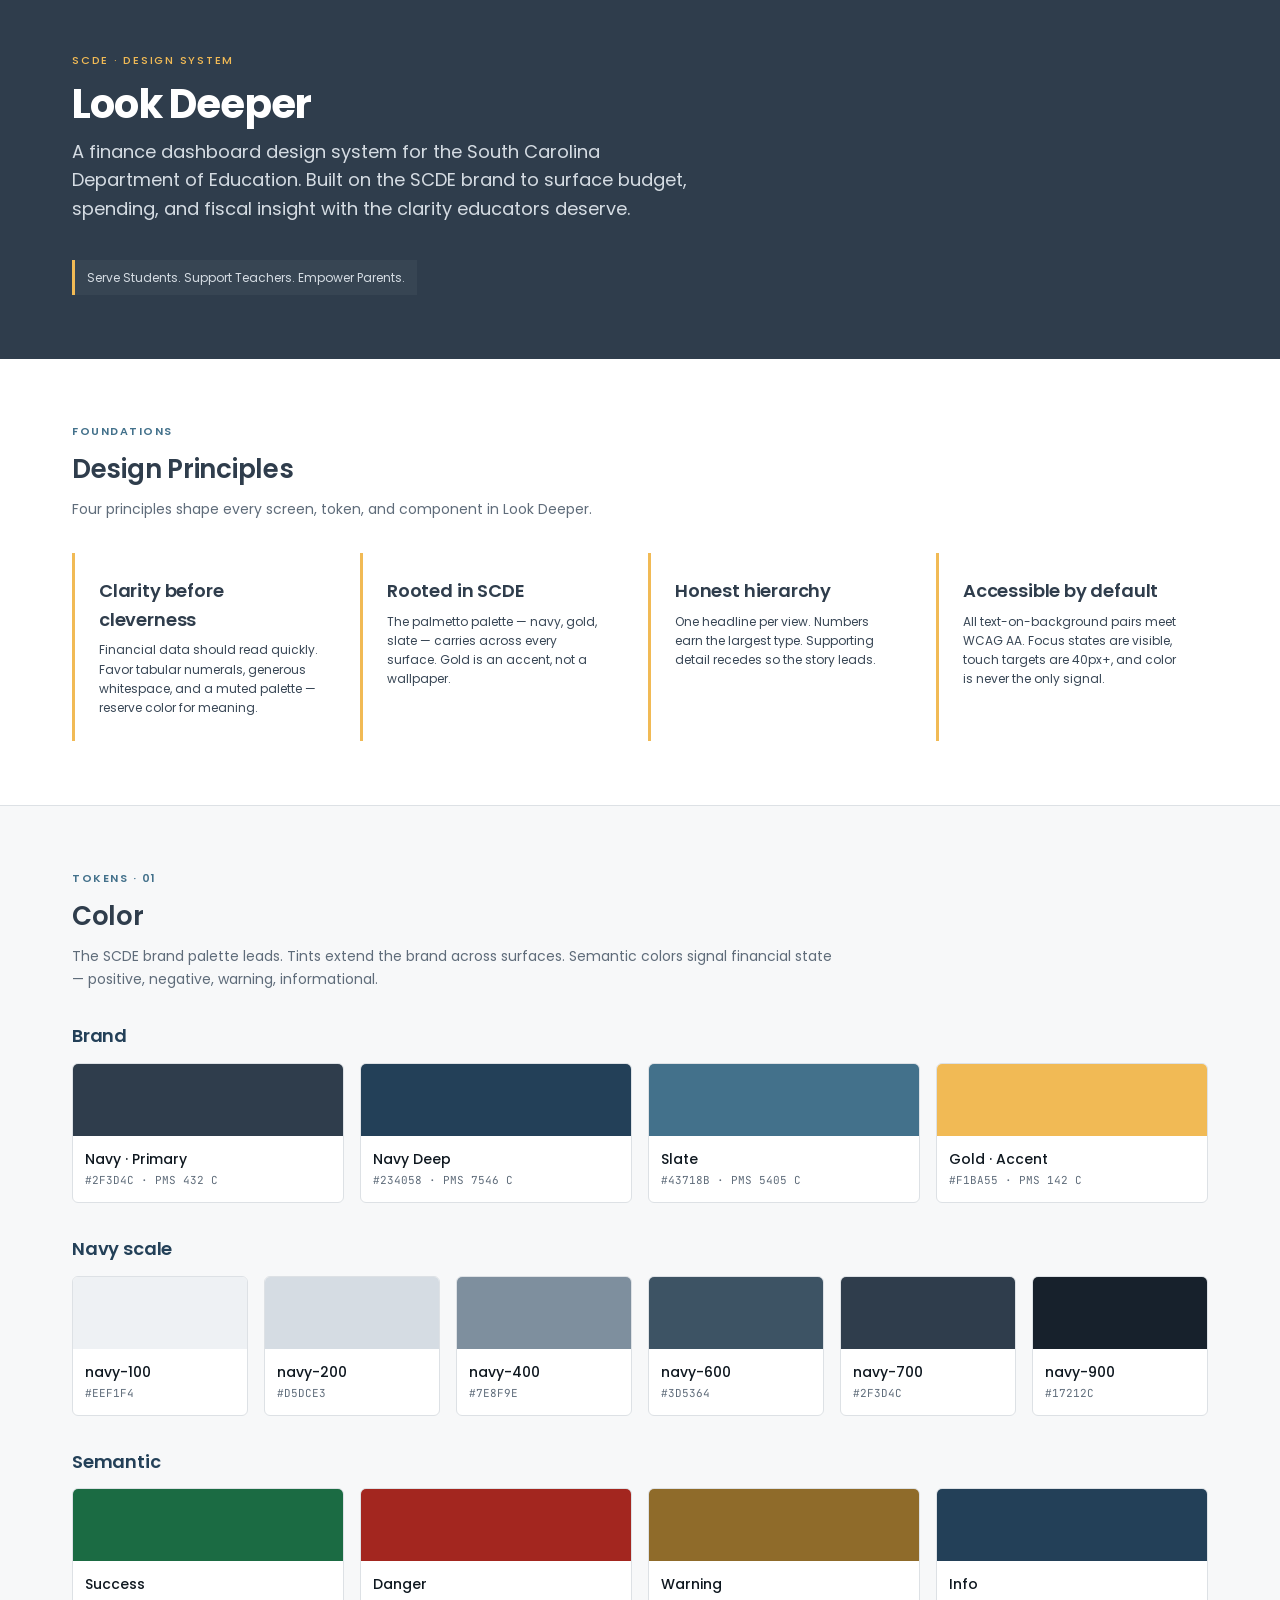
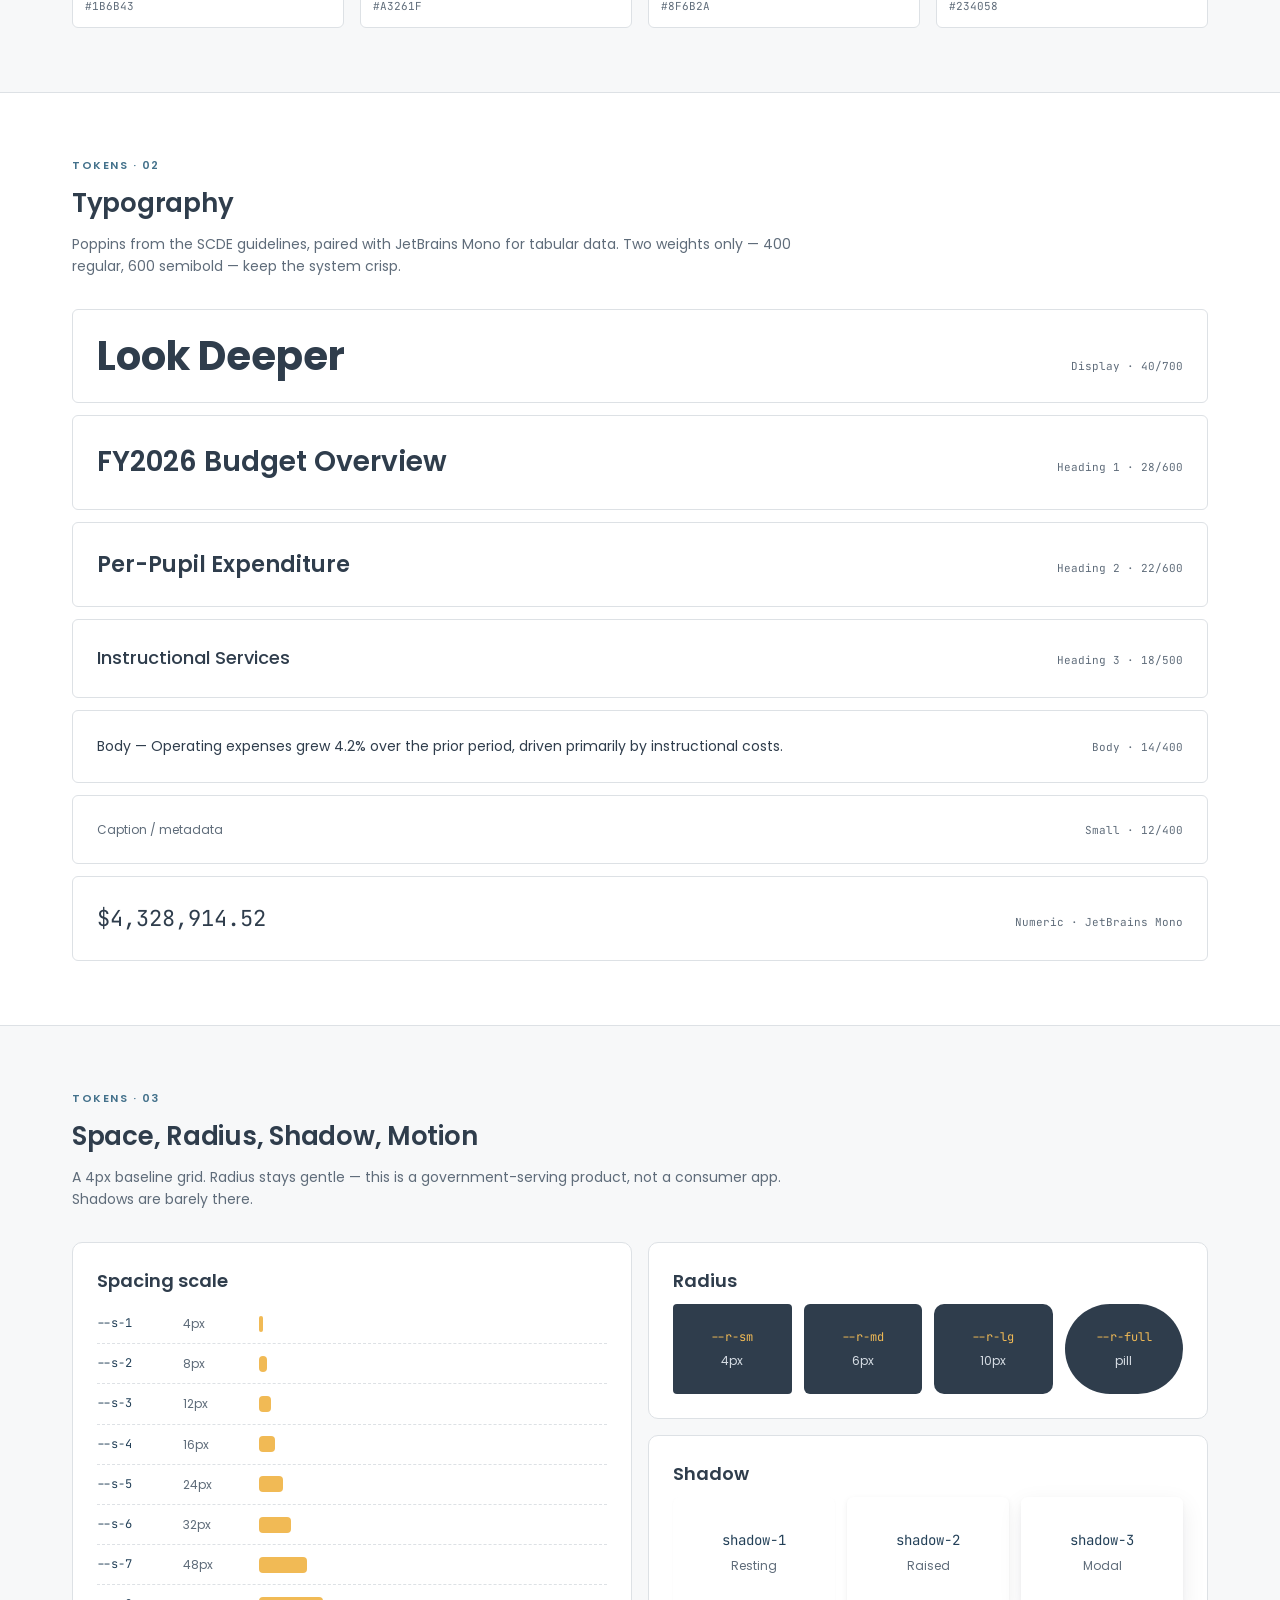
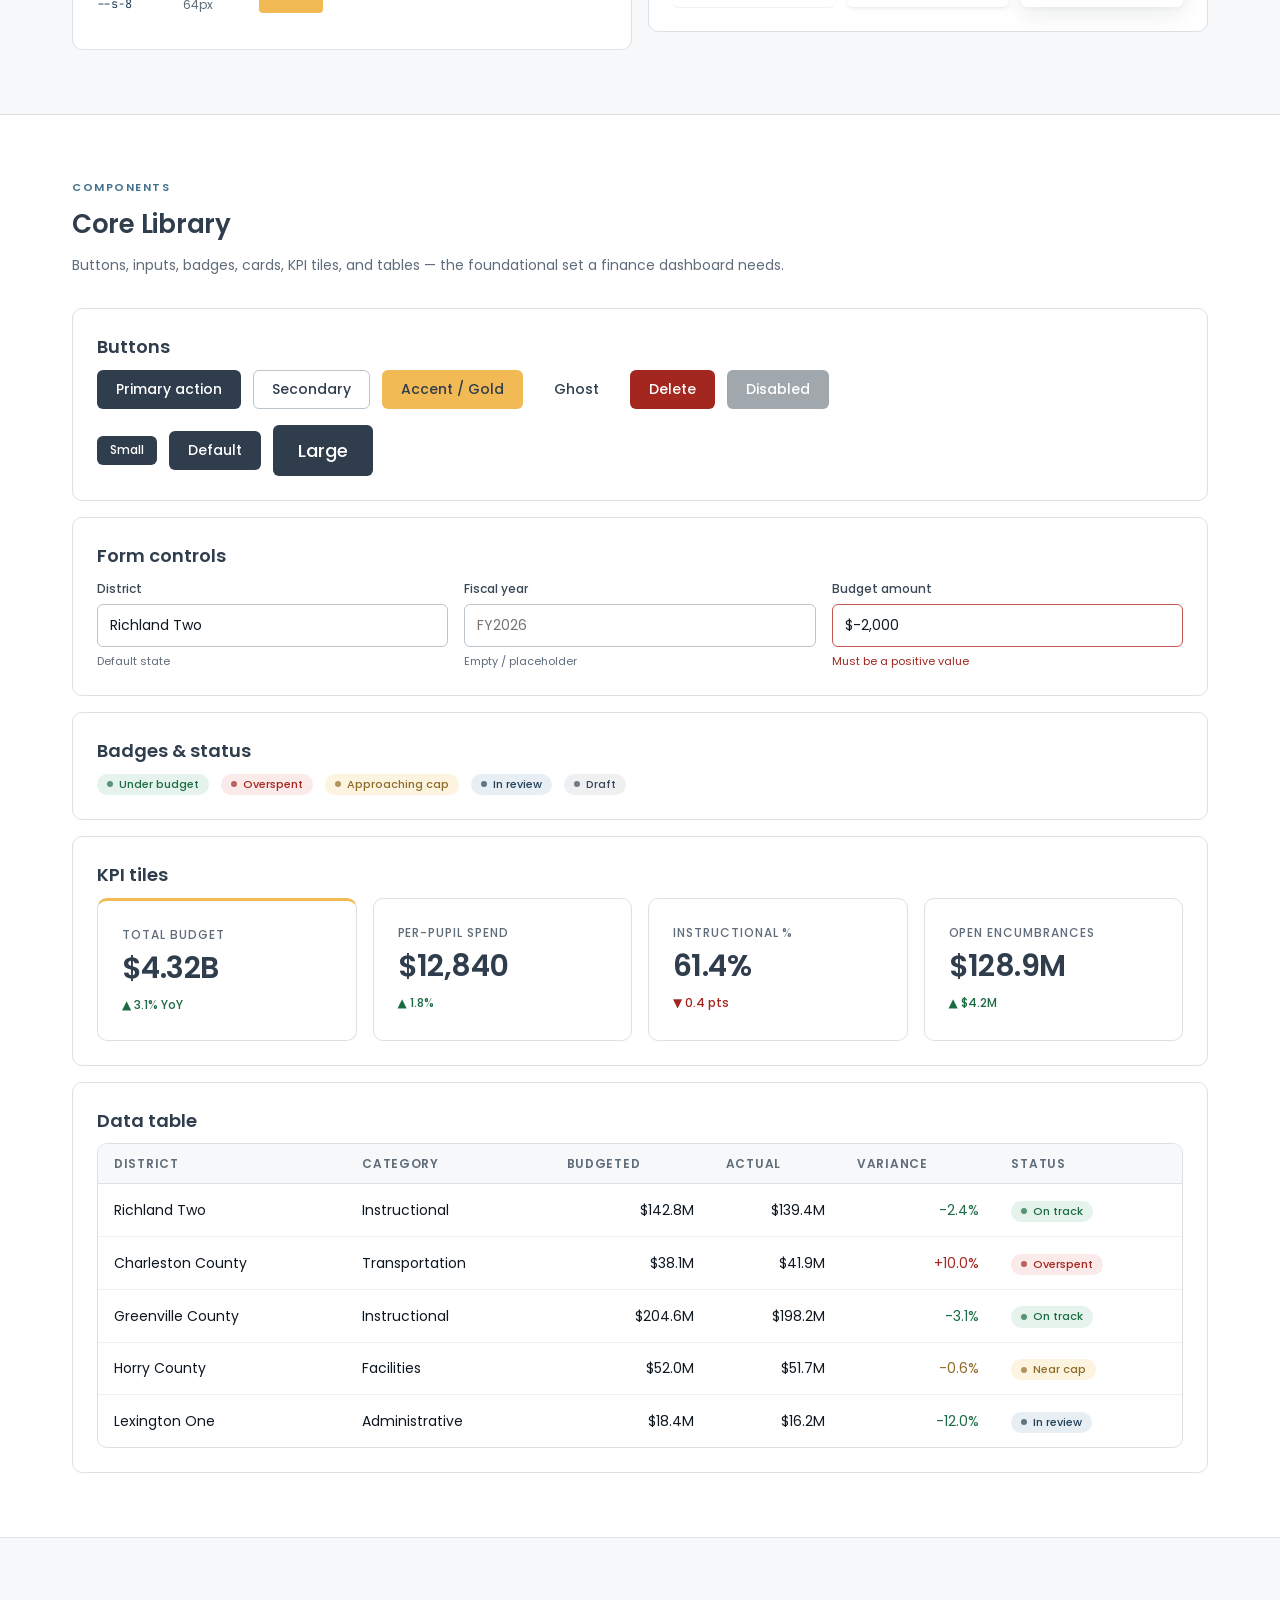
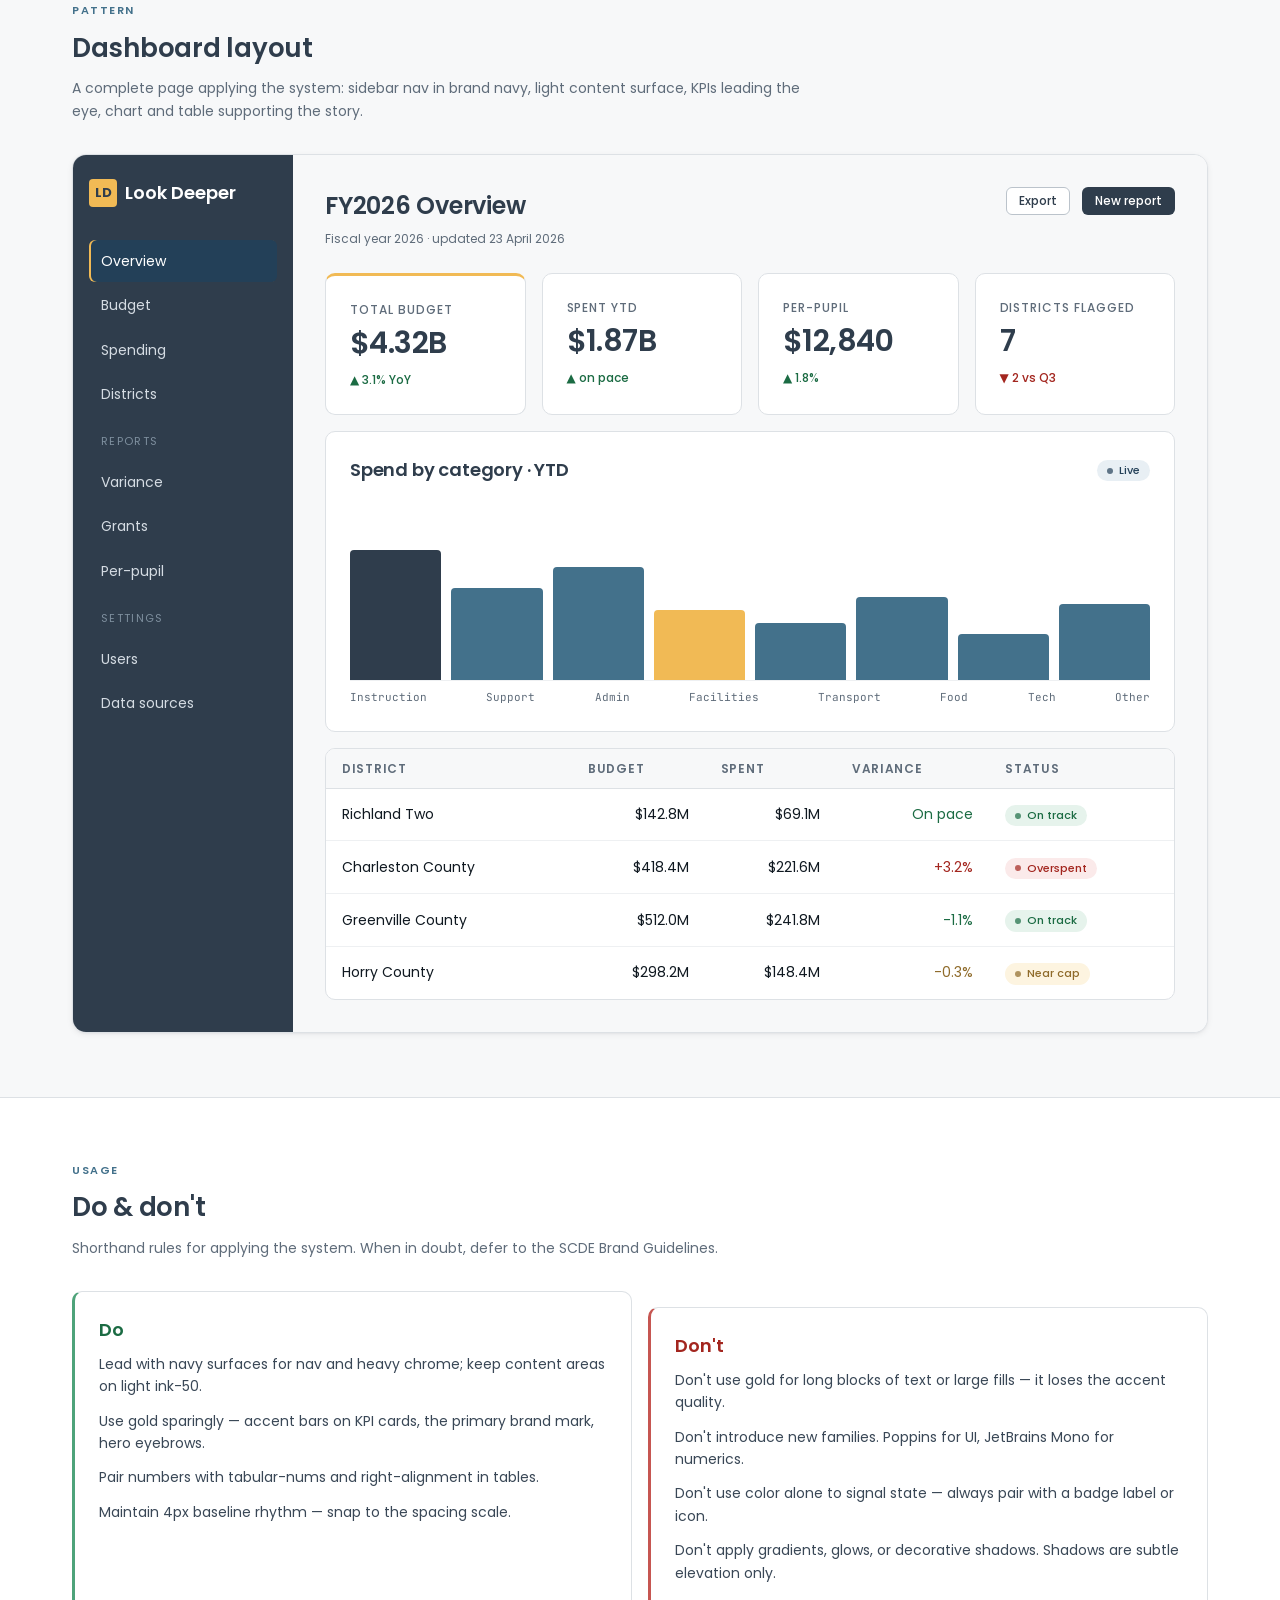
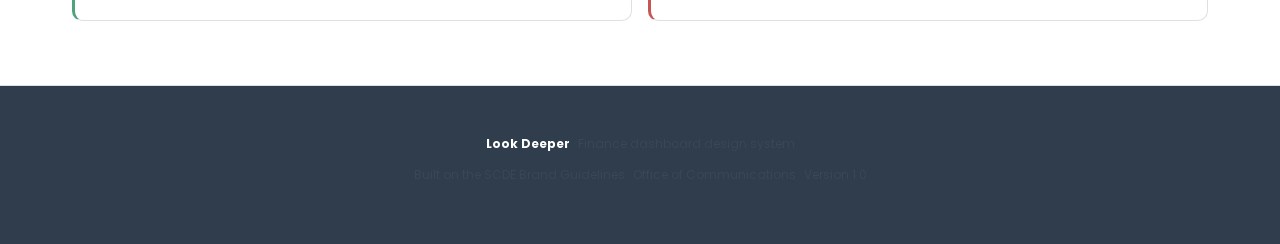
<file: docs/style/look-deeper-design-system.html>
<!DOCTYPE html>
<html lang="en">
<head>
<meta charset="UTF-8">
<meta name="viewport" content="width=device-width, initial-scale=1.0">
<title>Look Deeper — Design System</title>
<link rel="preconnect" href="https://fonts.googleapis.com">
<link rel="preconnect" href="https://fonts.gstatic.com" crossorigin>
<link href="https://fonts.googleapis.com/css2?family=Poppins:wght@400;500;600;700&family=JetBrains+Mono:wght@400;500&display=swap" rel="stylesheet">
<style>
  /* ----------  TOKENS  ---------- */
  :root {
    /* Brand — SCDE palette */
    --brand-navy:      #2F3D4C;   /* Pantone 432 C — primary */
    --brand-navy-deep: #234058;   /* Pantone 7546 C */
    --brand-slate:     #43718B;   /* Pantone 5405 C */
    --brand-gold:      #F1BA55;   /* Pantone 142 C — accent */

    /* Tints derived from brand */
    --navy-100: #eef1f4;
    --navy-200: #d5dce3;
    --navy-300: #a9b6c1;
    --navy-400: #7e8f9e;
    --navy-500: #52677c;
    --navy-600: #3d5364;
    --navy-700: #2F3D4C;
    --navy-800: #223040;
    --navy-900: #17212c;

    --gold-100: #fdf4e0;
    --gold-200: #f9e2b0;
    --gold-300: #f5d185;
    --gold-400: #f3c46b;
    --gold-500: #F1BA55;
    --gold-600: #c79842;
    --gold-700: #8f6b2a;

    /* Neutral */
    --white:    #ffffff;
    --ink-50:   #f7f8f9;
    --ink-100:  #eef0f2;
    --ink-200:  #dde1e5;
    --ink-300:  #bbc3cb;
    --ink-400:  #8a96a3;
    --ink-500:  #5f6c7a;
    --ink-700:  #394756;
    --ink-900:  #0f1820;

    /* Semantic (finance) */
    --success-bg: #e6f3ec;
    --success-fg: #1b6b43;
    --success-line: #4ea37a;

    --danger-bg: #fbeaea;
    --danger-fg: #a3261f;
    --danger-line: #c65651;

    --warning-bg: var(--gold-100);
    --warning-fg: #8f6b2a;
    --warning-line: var(--gold-500);

    --info-bg: #e8eff4;
    --info-fg: var(--brand-navy-deep);
    --info-line: var(--brand-slate);

    /* Typography */
    --font-sans: 'Poppins', system-ui, sans-serif;
    --font-mono: 'JetBrains Mono', ui-monospace, monospace;

    --text-display: 40px;
    --text-h1: 28px;
    --text-h2: 22px;
    --text-h3: 18px;
    --text-body: 14px;
    --text-small: 12px;
    --text-micro: 11px;

    /* Spacing (4px base) */
    --s-1: 4px;
    --s-2: 8px;
    --s-3: 12px;
    --s-4: 16px;
    --s-5: 24px;
    --s-6: 32px;
    --s-7: 48px;
    --s-8: 64px;

    /* Radius */
    --r-xs: 2px;
    --r-sm: 4px;
    --r-md: 6px;
    --r-lg: 10px;
    --r-xl: 14px;
    --r-full: 999px;

    /* Shadow — subtle only */
    --shadow-1: 0 1px 2px rgba(15, 24, 32, 0.04), 0 1px 1px rgba(15, 24, 32, 0.03);
    --shadow-2: 0 2px 6px rgba(15, 24, 32, 0.06), 0 1px 2px rgba(15, 24, 32, 0.04);
    --shadow-3: 0 8px 24px rgba(15, 24, 32, 0.08), 0 2px 4px rgba(15, 24, 32, 0.04);

    /* Motion */
    --ease-out: cubic-bezier(0.2, 0.8, 0.2, 1);
    --d-fast: 120ms;
    --d-med: 200ms;
    --d-slow: 320ms;
  }

  /* ----------  BASE  ---------- */
  * { box-sizing: border-box; }
  html { scroll-behavior: smooth; }
  body {
    margin: 0;
    font-family: var(--font-sans);
    font-weight: 400;
    font-size: var(--text-body);
    line-height: 1.6;
    color: var(--ink-900);
    background: var(--ink-50);
    -webkit-font-smoothing: antialiased;
  }

  h1, h2, h3, h4 { font-weight: 600; letter-spacing: -0.01em; margin: 0; color: var(--brand-navy); }
  h1 { font-size: var(--text-h1); }
  h2 { font-size: var(--text-h2); }
  h3 { font-size: var(--text-h3); }
  p { margin: 0 0 var(--s-3) 0; color: var(--ink-700); }

  code, .mono { font-family: var(--font-mono); font-size: 12px; color: var(--brand-navy-deep); }

  .wrap { max-width: 1200px; margin: 0 auto; padding: 0 var(--s-6); }

  /* ----------  TOP BANNER  ---------- */
  .banner {
    background: var(--brand-navy);
    color: var(--white);
    padding: var(--s-7) 0 var(--s-8);
  }
  .banner .eyebrow {
    display: inline-block;
    font-size: var(--text-micro);
    letter-spacing: 0.16em;
    text-transform: uppercase;
    font-weight: 500;
    color: var(--gold-500);
    margin-bottom: var(--s-3);
  }
  .banner h1 {
    font-size: var(--text-display);
    color: var(--white);
    font-weight: 700;
    letter-spacing: -0.02em;
    line-height: 1.1;
    margin-bottom: var(--s-3);
  }
  .banner .subtitle {
    font-size: var(--text-h3);
    color: var(--navy-200);
    max-width: 640px;
    font-weight: 400;
  }
  .banner .tagline {
    margin-top: var(--s-5);
    display: inline-flex;
    align-items: center;
    gap: var(--s-3);
    padding: var(--s-2) var(--s-3);
    border-left: 3px solid var(--gold-500);
    background: rgba(255,255,255,0.04);
    font-size: var(--text-small);
    color: var(--navy-200);
  }

  /* ----------  SECTION STRUCTURE  ---------- */
  section { padding: var(--s-8) 0; border-bottom: 1px solid var(--ink-200); background: var(--white); }
  section:nth-of-type(even) { background: var(--ink-50); }
  .section-head { margin-bottom: var(--s-6); max-width: 760px; }
  .section-head .label {
    font-size: var(--text-micro);
    font-weight: 600;
    text-transform: uppercase;
    letter-spacing: 0.14em;
    color: var(--brand-slate);
    margin-bottom: var(--s-2);
  }
  .section-head h2 { font-size: 26px; margin-bottom: var(--s-2); }
  .section-head p { color: var(--ink-500); }

  /* ----------  GRID HELPERS  ---------- */
  .grid { display: grid; gap: var(--s-4); }
  .g-2 { grid-template-columns: repeat(2, 1fr); }
  .g-3 { grid-template-columns: repeat(3, 1fr); }
  .g-4 { grid-template-columns: repeat(4, 1fr); }
  .g-6 { grid-template-columns: repeat(6, 1fr); }
  @media (max-width: 800px) {
    .g-3, .g-4, .g-6 { grid-template-columns: repeat(2, 1fr); }
  }

  /* ----------  COLOR SWATCHES  ---------- */
  .swatch {
    border: 1px solid var(--ink-200);
    border-radius: var(--r-md);
    overflow: hidden;
    background: var(--white);
  }
  .swatch .chip { height: 72px; }
  .swatch .meta { padding: var(--s-3); }
  .swatch .name { font-weight: 500; font-size: var(--text-body); color: var(--ink-900); margin-bottom: 2px; }
  .swatch .hex { font-family: var(--font-mono); font-size: 11px; color: var(--ink-500); }

  /* ----------  TYPE SPECIMENS  ---------- */
  .type-spec {
    background: var(--white);
    border: 1px solid var(--ink-200);
    border-radius: var(--r-md);
    padding: var(--s-5);
    display: flex;
    justify-content: space-between;
    align-items: baseline;
    gap: var(--s-5);
  }
  .type-spec .sample { color: var(--brand-navy); flex: 1; min-width: 0; }
  .type-spec .info { font-size: var(--text-micro); color: var(--ink-500); text-align: right; font-family: var(--font-mono); flex-shrink: 0; }

  /* ----------  COMPONENTS  ---------- */
  /* Buttons */
  .btn {
    display: inline-flex;
    align-items: center;
    justify-content: center;
    gap: var(--s-2);
    padding: 10px 18px;
    font-family: var(--font-sans);
    font-size: var(--text-body);
    font-weight: 500;
    border-radius: var(--r-md);
    border: 1px solid transparent;
    cursor: pointer;
    transition: all var(--d-fast) var(--ease-out);
    line-height: 1.2;
  }
  .btn-primary { background: var(--brand-navy); color: var(--white); }
  .btn-primary:hover { background: var(--brand-navy-deep); }
  .btn-secondary { background: var(--white); color: var(--brand-navy); border-color: var(--ink-300); }
  .btn-secondary:hover { border-color: var(--brand-navy); background: var(--navy-100); }
  .btn-accent { background: var(--brand-gold); color: var(--brand-navy); }
  .btn-accent:hover { background: var(--gold-600); color: var(--white); }
  .btn-ghost { background: transparent; color: var(--brand-navy); }
  .btn-ghost:hover { background: var(--navy-100); }
  .btn-danger { background: var(--danger-fg); color: var(--white); }
  .btn-danger:hover { filter: brightness(0.92); }
  .btn-sm { padding: 6px 12px; font-size: var(--text-small); }
  .btn-lg { padding: 14px 24px; font-size: var(--text-h3); }
  .btn:disabled { opacity: 0.45; cursor: not-allowed; }

  /* Inputs */
  .field { display: flex; flex-direction: column; gap: 6px; }
  .field label { font-size: var(--text-small); font-weight: 500; color: var(--ink-700); }
  .input {
    font-family: var(--font-sans);
    font-size: var(--text-body);
    padding: 10px 12px;
    border: 1px solid var(--ink-300);
    border-radius: var(--r-md);
    background: var(--white);
    color: var(--ink-900);
    transition: border-color var(--d-fast) var(--ease-out), box-shadow var(--d-fast);
  }
  .input:focus { outline: none; border-color: var(--brand-slate); box-shadow: 0 0 0 3px rgba(67, 113, 139, 0.18); }
  .input.error { border-color: var(--danger-line); }
  .hint { font-size: var(--text-micro); color: var(--ink-500); }
  .hint.error { color: var(--danger-fg); }

  /* Badges */
  .badge {
    display: inline-flex;
    align-items: center;
    gap: 6px;
    padding: 3px 10px;
    font-size: var(--text-micro);
    font-weight: 500;
    border-radius: var(--r-full);
    line-height: 1.4;
  }
  .badge::before { content: ''; width: 6px; height: 6px; border-radius: 50%; background: currentColor; opacity: 0.7; }
  .badge-success { background: var(--success-bg); color: var(--success-fg); }
  .badge-danger { background: var(--danger-bg); color: var(--danger-fg); }
  .badge-warning { background: var(--warning-bg); color: var(--warning-fg); }
  .badge-info { background: var(--info-bg); color: var(--info-fg); }
  .badge-neutral { background: var(--ink-100); color: var(--ink-700); }

  /* Cards */
  .card {
    background: var(--white);
    border: 1px solid var(--ink-200);
    border-radius: var(--r-lg);
    padding: var(--s-5);
  }
  .card + .card { margin-top: var(--s-4); }
  .card-title { font-weight: 600; color: var(--brand-navy); margin-bottom: var(--s-2); font-size: var(--text-h3); }

  /* KPI Tile */
  .kpi {
    background: var(--white);
    border: 1px solid var(--ink-200);
    border-radius: var(--r-lg);
    padding: var(--s-5);
    position: relative;
    overflow: hidden;
  }
  .kpi .kpi-label {
    font-size: var(--text-small);
    color: var(--ink-500);
    text-transform: uppercase;
    letter-spacing: 0.08em;
    font-weight: 500;
    margin-bottom: var(--s-2);
  }
  .kpi .kpi-value {
    font-size: 30px;
    font-weight: 600;
    color: var(--brand-navy);
    letter-spacing: -0.02em;
    font-variant-numeric: tabular-nums;
    line-height: 1.1;
    margin-bottom: var(--s-2);
  }
  .kpi .kpi-delta { font-size: var(--text-small); font-weight: 500; display: inline-flex; align-items: center; gap: 4px; }
  .kpi .kpi-delta.up { color: var(--success-fg); }
  .kpi .kpi-delta.down { color: var(--danger-fg); }
  .kpi.accent { border-top: 3px solid var(--brand-gold); }

  /* Table */
  .table-wrap { border: 1px solid var(--ink-200); border-radius: var(--r-lg); overflow: hidden; background: var(--white); }
  table.data { width: 100%; border-collapse: collapse; font-size: var(--text-body); }
  table.data th {
    text-align: left;
    font-size: var(--text-small);
    text-transform: uppercase;
    letter-spacing: 0.06em;
    font-weight: 600;
    color: var(--ink-500);
    padding: 10px 16px;
    border-bottom: 1px solid var(--ink-200);
    background: var(--ink-50);
  }
  table.data td {
    padding: 14px 16px;
    border-bottom: 1px solid var(--ink-100);
    color: var(--ink-900);
  }
  table.data tr:last-child td { border-bottom: none; }
  table.data td.num { font-variant-numeric: tabular-nums; text-align: right; }
  table.data tr:hover td { background: var(--ink-50); }

  /* ----------  DASHBOARD DEMO  ---------- */
  .dash {
    background: var(--white);
    border: 1px solid var(--ink-200);
    border-radius: var(--r-xl);
    overflow: hidden;
    display: grid;
    grid-template-columns: 220px 1fr;
    min-height: 560px;
    box-shadow: var(--shadow-2);
  }
  .dash-side {
    background: var(--brand-navy);
    color: var(--navy-200);
    padding: var(--s-5) var(--s-4);
  }
  .dash-brand {
    display: flex; align-items: center; gap: var(--s-2);
    color: var(--white);
    font-weight: 600;
    font-size: var(--text-h3);
    margin-bottom: var(--s-6);
  }
  .dash-brand .mark {
    width: 28px; height: 28px; border-radius: var(--r-sm);
    background: var(--brand-gold);
    display: grid; place-items: center;
    color: var(--brand-navy);
    font-weight: 700; font-size: 13px;
  }
  .dash-nav { display: flex; flex-direction: column; gap: 2px; }
  .dash-nav a {
    display: flex; align-items: center; gap: var(--s-3);
    padding: 10px 12px;
    border-radius: var(--r-md);
    color: var(--navy-200);
    text-decoration: none;
    font-size: var(--text-body);
    transition: background var(--d-fast);
  }
  .dash-nav a:hover { background: rgba(255,255,255,0.06); color: var(--white); }
  .dash-nav a.active { background: var(--brand-navy-deep); color: var(--white); box-shadow: inset 2px 0 0 var(--brand-gold); }
  .dash-nav .group {
    font-size: var(--text-micro);
    text-transform: uppercase;
    letter-spacing: 0.12em;
    color: var(--navy-400);
    padding: var(--s-4) 12px var(--s-2);
  }
  .dash-main { padding: var(--s-6); background: var(--ink-50); overflow: auto; }
  .dash-top {
    display: flex; justify-content: space-between; align-items: flex-start;
    margin-bottom: var(--s-5);
  }
  .dash-top h2 { font-size: 24px; margin-bottom: 4px; }
  .dash-top .sub { font-size: var(--text-small); color: var(--ink-500); }

  /* Chart mock */
  .chart {
    background: var(--white);
    border: 1px solid var(--ink-200);
    border-radius: var(--r-lg);
    padding: var(--s-5);
    margin-bottom: var(--s-4);
  }
  .chart-head { display: flex; justify-content: space-between; align-items: center; margin-bottom: var(--s-4); }
  .chart-head h3 { font-size: var(--text-h3); }
  .chart-body { height: 180px; display: flex; align-items: flex-end; gap: 10px; padding-top: 20px; border-bottom: 1px solid var(--ink-100); }
  .bar { flex: 1; background: var(--brand-slate); border-radius: var(--r-sm) var(--r-sm) 0 0; position: relative; }
  .bar.hi { background: var(--brand-navy); }
  .bar.accent { background: var(--brand-gold); }
  .chart-x { display: flex; justify-content: space-between; padding-top: var(--s-2); font-size: var(--text-micro); color: var(--ink-500); font-family: var(--font-mono); }

  /* Principles */
  .principle {
    padding: var(--s-5);
    border-left: 3px solid var(--brand-gold);
    background: var(--white);
    border-radius: 0 var(--r-md) var(--r-md) 0;
  }
  .principle h4 { margin-bottom: 6px; color: var(--brand-navy); font-size: var(--text-h3); }
  .principle p { margin: 0; font-size: var(--text-small); color: var(--ink-700); }

  /* Spacing viz */
  .space-row { display: flex; align-items: center; gap: var(--s-4); padding: 10px 0; border-bottom: 1px dashed var(--ink-200); }
  .space-row:last-child { border-bottom: none; }
  .space-row .bar-viz { background: var(--brand-gold); height: 16px; border-radius: var(--r-sm); }
  .space-row .token-name { font-family: var(--font-mono); font-size: 12px; color: var(--brand-navy-deep); min-width: 70px; }
  .space-row .value { font-size: var(--text-small); color: var(--ink-500); min-width: 60px; }

  /* Radius viz */
  .radius-tile {
    background: var(--brand-navy);
    color: var(--white);
    padding: var(--s-5);
    text-align: center;
  }
  .radius-tile .rname { font-family: var(--font-mono); font-size: 12px; color: var(--gold-500); margin-bottom: 4px; }
  .radius-tile .rval { font-size: var(--text-small); color: var(--navy-200); }

  /* Shadow viz */
  .shadow-tile {
    background: var(--white);
    padding: var(--s-6) var(--s-5);
    border-radius: var(--r-md);
    text-align: center;
    font-size: var(--text-small);
    color: var(--ink-500);
  }
  .shadow-tile .name { font-family: var(--font-mono); color: var(--brand-navy-deep); margin-bottom: 4px; font-size: var(--text-body); }

  /* Footer */
  .footer {
    background: var(--brand-navy);
    color: var(--navy-300);
    padding: var(--s-7) 0;
    text-align: center;
    font-size: var(--text-small);
  }
  .footer strong { color: var(--white); }
</style>
</head>
<body>

<!--  BANNER  -->
<div class="banner">
  <div class="wrap">
    <span class="eyebrow">SCDE · Design System</span>
    <h1>Look Deeper</h1>
    <p class="subtitle">A finance dashboard design system for the South Carolina Department of Education. Built on the SCDE brand to surface budget, spending, and fiscal insight with the clarity educators deserve.</p>
    <div class="tagline">
      <span>Serve Students. Support Teachers. Empower Parents.</span>
    </div>
  </div>
</div>

<!--  PRINCIPLES  -->
<section>
  <div class="wrap">
    <div class="section-head">
      <div class="label">Foundations</div>
      <h2>Design Principles</h2>
      <p>Four principles shape every screen, token, and component in Look Deeper.</p>
    </div>
    <div class="grid g-4">
      <div class="principle">
        <h4>Clarity before cleverness</h4>
        <p>Financial data should read quickly. Favor tabular numerals, generous whitespace, and a muted palette — reserve color for meaning.</p>
      </div>
      <div class="principle">
        <h4>Rooted in SCDE</h4>
        <p>The palmetto palette — navy, gold, slate — carries across every surface. Gold is an accent, not a wallpaper.</p>
      </div>
      <div class="principle">
        <h4>Honest hierarchy</h4>
        <p>One headline per view. Numbers earn the largest type. Supporting detail recedes so the story leads.</p>
      </div>
      <div class="principle">
        <h4>Accessible by default</h4>
        <p>All text-on-background pairs meet WCAG AA. Focus states are visible, touch targets are 40px+, and color is never the only signal.</p>
      </div>
    </div>
  </div>
</section>

<!--  COLOR  -->
<section>
  <div class="wrap">
    <div class="section-head">
      <div class="label">Tokens · 01</div>
      <h2>Color</h2>
      <p>The SCDE brand palette leads. Tints extend the brand across surfaces. Semantic colors signal financial state — positive, negative, warning, informational.</p>
    </div>

    <h3 style="margin-bottom: var(--s-3); color: var(--brand-navy-deep);">Brand</h3>
    <div class="grid g-4" style="margin-bottom: var(--s-6);">
      <div class="swatch">
        <div class="chip" style="background: var(--brand-navy);"></div>
        <div class="meta"><div class="name">Navy · Primary</div><div class="hex">#2F3D4C · PMS 432 C</div></div>
      </div>
      <div class="swatch">
        <div class="chip" style="background: var(--brand-navy-deep);"></div>
        <div class="meta"><div class="name">Navy Deep</div><div class="hex">#234058 · PMS 7546 C</div></div>
      </div>
      <div class="swatch">
        <div class="chip" style="background: var(--brand-slate);"></div>
        <div class="meta"><div class="name">Slate</div><div class="hex">#43718B · PMS 5405 C</div></div>
      </div>
      <div class="swatch">
        <div class="chip" style="background: var(--brand-gold);"></div>
        <div class="meta"><div class="name">Gold · Accent</div><div class="hex">#F1BA55 · PMS 142 C</div></div>
      </div>
    </div>

    <h3 style="margin-bottom: var(--s-3); color: var(--brand-navy-deep);">Navy scale</h3>
    <div class="grid g-6" style="margin-bottom: var(--s-6);">
      <div class="swatch"><div class="chip" style="background: var(--navy-100);"></div><div class="meta"><div class="name">navy-100</div><div class="hex">#EEF1F4</div></div></div>
      <div class="swatch"><div class="chip" style="background: var(--navy-200);"></div><div class="meta"><div class="name">navy-200</div><div class="hex">#D5DCE3</div></div></div>
      <div class="swatch"><div class="chip" style="background: var(--navy-400);"></div><div class="meta"><div class="name">navy-400</div><div class="hex">#7E8F9E</div></div></div>
      <div class="swatch"><div class="chip" style="background: var(--navy-600);"></div><div class="meta"><div class="name">navy-600</div><div class="hex">#3D5364</div></div></div>
      <div class="swatch"><div class="chip" style="background: var(--navy-700);"></div><div class="meta"><div class="name">navy-700</div><div class="hex">#2F3D4C</div></div></div>
      <div class="swatch"><div class="chip" style="background: var(--navy-900);"></div><div class="meta"><div class="name">navy-900</div><div class="hex">#17212C</div></div></div>
    </div>

    <h3 style="margin-bottom: var(--s-3); color: var(--brand-navy-deep);">Semantic</h3>
    <div class="grid g-4">
      <div class="swatch"><div class="chip" style="background: var(--success-fg);"></div><div class="meta"><div class="name">Success</div><div class="hex">#1B6B43</div></div></div>
      <div class="swatch"><div class="chip" style="background: var(--danger-fg);"></div><div class="meta"><div class="name">Danger</div><div class="hex">#A3261F</div></div></div>
      <div class="swatch"><div class="chip" style="background: var(--warning-fg);"></div><div class="meta"><div class="name">Warning</div><div class="hex">#8F6B2A</div></div></div>
      <div class="swatch"><div class="chip" style="background: var(--info-fg);"></div><div class="meta"><div class="name">Info</div><div class="hex">#234058</div></div></div>
    </div>
  </div>
</section>

<!--  TYPOGRAPHY  -->
<section>
  <div class="wrap">
    <div class="section-head">
      <div class="label">Tokens · 02</div>
      <h2>Typography</h2>
      <p>Poppins from the SCDE guidelines, paired with JetBrains Mono for tabular data. Two weights only — 400 regular, 600 semibold — keep the system crisp.</p>
    </div>
    <div style="display:flex; flex-direction:column; gap: var(--s-3);">
      <div class="type-spec">
        <div class="sample" style="font-size: 40px; font-weight: 700; line-height: 1.1;">Look Deeper</div>
        <div class="info">Display · 40/700</div>
      </div>
      <div class="type-spec">
        <div class="sample" style="font-size: 28px; font-weight: 600;">FY2026 Budget Overview</div>
        <div class="info">Heading 1 · 28/600</div>
      </div>
      <div class="type-spec">
        <div class="sample" style="font-size: 22px; font-weight: 600;">Per-Pupil Expenditure</div>
        <div class="info">Heading 2 · 22/600</div>
      </div>
      <div class="type-spec">
        <div class="sample" style="font-size: 18px; font-weight: 500;">Instructional Services</div>
        <div class="info">Heading 3 · 18/500</div>
      </div>
      <div class="type-spec">
        <div class="sample" style="font-size: 14px; font-weight: 400;">Body — Operating expenses grew 4.2% over the prior period, driven primarily by instructional costs.</div>
        <div class="info">Body · 14/400</div>
      </div>
      <div class="type-spec">
        <div class="sample" style="font-size: 12px; font-weight: 400; color: var(--ink-500);">Caption / metadata</div>
        <div class="info">Small · 12/400</div>
      </div>
      <div class="type-spec">
        <div class="sample mono" style="font-size: 22px; font-variant-numeric: tabular-nums;">$4,328,914.52</div>
        <div class="info">Numeric · JetBrains Mono</div>
      </div>
    </div>
  </div>
</section>

<!--  SPACING / RADIUS / SHADOW  -->
<section>
  <div class="wrap">
    <div class="section-head">
      <div class="label">Tokens · 03</div>
      <h2>Space, Radius, Shadow, Motion</h2>
      <p>A 4px baseline grid. Radius stays gentle — this is a government-serving product, not a consumer app. Shadows are barely there.</p>
    </div>

    <div class="grid g-2">
      <div class="card">
        <div class="card-title">Spacing scale</div>
        <div class="space-row"><span class="token-name">--s-1</span><span class="value">4px</span><span class="bar-viz" style="width: 4px;"></span></div>
        <div class="space-row"><span class="token-name">--s-2</span><span class="value">8px</span><span class="bar-viz" style="width: 8px;"></span></div>
        <div class="space-row"><span class="token-name">--s-3</span><span class="value">12px</span><span class="bar-viz" style="width: 12px;"></span></div>
        <div class="space-row"><span class="token-name">--s-4</span><span class="value">16px</span><span class="bar-viz" style="width: 16px;"></span></div>
        <div class="space-row"><span class="token-name">--s-5</span><span class="value">24px</span><span class="bar-viz" style="width: 24px;"></span></div>
        <div class="space-row"><span class="token-name">--s-6</span><span class="value">32px</span><span class="bar-viz" style="width: 32px;"></span></div>
        <div class="space-row"><span class="token-name">--s-7</span><span class="value">48px</span><span class="bar-viz" style="width: 48px;"></span></div>
        <div class="space-row"><span class="token-name">--s-8</span><span class="value">64px</span><span class="bar-viz" style="width: 64px;"></span></div>
      </div>

      <div>
        <div class="card" style="margin-bottom: var(--s-4);">
          <div class="card-title">Radius</div>
          <div class="grid g-4" style="gap: var(--s-3);">
            <div class="radius-tile" style="border-radius: var(--r-sm);"><div class="rname">--r-sm</div><div class="rval">4px</div></div>
            <div class="radius-tile" style="border-radius: var(--r-md);"><div class="rname">--r-md</div><div class="rval">6px</div></div>
            <div class="radius-tile" style="border-radius: var(--r-lg);"><div class="rname">--r-lg</div><div class="rval">10px</div></div>
            <div class="radius-tile" style="border-radius: var(--r-full);"><div class="rname">--r-full</div><div class="rval">pill</div></div>
          </div>
        </div>

        <div class="card">
          <div class="card-title">Shadow</div>
          <div class="grid g-3" style="gap: var(--s-3);">
            <div class="shadow-tile" style="box-shadow: var(--shadow-1);"><div class="name">shadow-1</div>Resting</div>
            <div class="shadow-tile" style="box-shadow: var(--shadow-2);"><div class="name">shadow-2</div>Raised</div>
            <div class="shadow-tile" style="box-shadow: var(--shadow-3);"><div class="name">shadow-3</div>Modal</div>
          </div>
        </div>
      </div>
    </div>
  </div>
</section>

<!--  COMPONENTS  -->
<section>
  <div class="wrap">
    <div class="section-head">
      <div class="label">Components</div>
      <h2>Core Library</h2>
      <p>Buttons, inputs, badges, cards, KPI tiles, and tables — the foundational set a finance dashboard needs.</p>
    </div>

    <!-- Buttons -->
    <div class="card">
      <div class="card-title">Buttons</div>
      <div style="display:flex; gap: var(--s-3); flex-wrap: wrap; margin-bottom: var(--s-4);">
        <button class="btn btn-primary">Primary action</button>
        <button class="btn btn-secondary">Secondary</button>
        <button class="btn btn-accent">Accent / Gold</button>
        <button class="btn btn-ghost">Ghost</button>
        <button class="btn btn-danger">Delete</button>
        <button class="btn btn-primary" disabled>Disabled</button>
      </div>
      <div style="display:flex; gap: var(--s-3); flex-wrap: wrap; align-items: center;">
        <button class="btn btn-primary btn-sm">Small</button>
        <button class="btn btn-primary">Default</button>
        <button class="btn btn-primary btn-lg">Large</button>
      </div>
    </div>

    <!-- Inputs -->
    <div class="card">
      <div class="card-title">Form controls</div>
      <div class="grid g-3">
        <div class="field">
          <label>District</label>
          <input class="input" placeholder="Select district" value="Richland Two" />
          <span class="hint">Default state</span>
        </div>
        <div class="field">
          <label>Fiscal year</label>
          <input class="input" placeholder="FY2026" />
          <span class="hint">Empty / placeholder</span>
        </div>
        <div class="field">
          <label>Budget amount</label>
          <input class="input error" value="$-2,000" />
          <span class="hint error">Must be a positive value</span>
        </div>
      </div>
    </div>

    <!-- Badges -->
    <div class="card">
      <div class="card-title">Badges &amp; status</div>
      <div style="display:flex; gap: var(--s-3); flex-wrap: wrap;">
        <span class="badge badge-success">Under budget</span>
        <span class="badge badge-danger">Overspent</span>
        <span class="badge badge-warning">Approaching cap</span>
        <span class="badge badge-info">In review</span>
        <span class="badge badge-neutral">Draft</span>
      </div>
    </div>

    <!-- KPI tiles -->
    <div class="card">
      <div class="card-title">KPI tiles</div>
      <div class="grid g-4">
        <div class="kpi accent">
          <div class="kpi-label">Total budget</div>
          <div class="kpi-value">$4.32B</div>
          <span class="kpi-delta up">&#9650; 3.1% YoY</span>
        </div>
        <div class="kpi">
          <div class="kpi-label">Per-pupil spend</div>
          <div class="kpi-value">$12,840</div>
          <span class="kpi-delta up">&#9650; 1.8%</span>
        </div>
        <div class="kpi">
          <div class="kpi-label">Instructional %</div>
          <div class="kpi-value">61.4%</div>
          <span class="kpi-delta down">&#9660; 0.4 pts</span>
        </div>
        <div class="kpi">
          <div class="kpi-label">Open encumbrances</div>
          <div class="kpi-value">$128.9M</div>
          <span class="kpi-delta up">&#9650; $4.2M</span>
        </div>
      </div>
    </div>

    <!-- Table -->
    <div class="card">
      <div class="card-title">Data table</div>
      <div class="table-wrap">
        <table class="data">
          <thead>
            <tr>
              <th>District</th>
              <th>Category</th>
              <th class="num">Budgeted</th>
              <th class="num">Actual</th>
              <th class="num">Variance</th>
              <th>Status</th>
            </tr>
          </thead>
          <tbody>
            <tr><td>Richland Two</td><td>Instructional</td><td class="num">$142.8M</td><td class="num">$139.4M</td><td class="num" style="color: var(--success-fg);">-2.4%</td><td><span class="badge badge-success">On track</span></td></tr>
            <tr><td>Charleston County</td><td>Transportation</td><td class="num">$38.1M</td><td class="num">$41.9M</td><td class="num" style="color: var(--danger-fg);">+10.0%</td><td><span class="badge badge-danger">Overspent</span></td></tr>
            <tr><td>Greenville County</td><td>Instructional</td><td class="num">$204.6M</td><td class="num">$198.2M</td><td class="num" style="color: var(--success-fg);">-3.1%</td><td><span class="badge badge-success">On track</span></td></tr>
            <tr><td>Horry County</td><td>Facilities</td><td class="num">$52.0M</td><td class="num">$51.7M</td><td class="num" style="color: var(--warning-fg);">-0.6%</td><td><span class="badge badge-warning">Near cap</span></td></tr>
            <tr><td>Lexington One</td><td>Administrative</td><td class="num">$18.4M</td><td class="num">$16.2M</td><td class="num" style="color: var(--success-fg);">-12.0%</td><td><span class="badge badge-info">In review</span></td></tr>
          </tbody>
        </table>
      </div>
    </div>
  </div>
</section>

<!--  DASHBOARD DEMO  -->
<section>
  <div class="wrap">
    <div class="section-head">
      <div class="label">Pattern</div>
      <h2>Dashboard layout</h2>
      <p>A complete page applying the system: sidebar nav in brand navy, light content surface, KPIs leading the eye, chart and table supporting the story.</p>
    </div>

    <div class="dash">
      <aside class="dash-side">
        <div class="dash-brand">
          <span class="mark">LD</span>
          <span>Look Deeper</span>
        </div>
        <nav class="dash-nav">
          <a href="#" class="active">Overview</a>
          <a href="#">Budget</a>
          <a href="#">Spending</a>
          <a href="#">Districts</a>
          <span class="group">Reports</span>
          <a href="#">Variance</a>
          <a href="#">Grants</a>
          <a href="#">Per-pupil</a>
          <span class="group">Settings</span>
          <a href="#">Users</a>
          <a href="#">Data sources</a>
        </nav>
      </aside>

      <main class="dash-main">
        <div class="dash-top">
          <div>
            <h2>FY2026 Overview</h2>
            <div class="sub">Fiscal year 2026 · updated 23 April 2026</div>
          </div>
          <div style="display:flex; gap: var(--s-3);">
            <button class="btn btn-secondary btn-sm">Export</button>
            <button class="btn btn-primary btn-sm">New report</button>
          </div>
        </div>

        <div class="grid g-4" style="margin-bottom: var(--s-4);">
          <div class="kpi accent">
            <div class="kpi-label">Total budget</div>
            <div class="kpi-value">$4.32B</div>
            <span class="kpi-delta up">&#9650; 3.1% YoY</span>
          </div>
          <div class="kpi">
            <div class="kpi-label">Spent YTD</div>
            <div class="kpi-value">$1.87B</div>
            <span class="kpi-delta up">&#9650; on pace</span>
          </div>
          <div class="kpi">
            <div class="kpi-label">Per-pupil</div>
            <div class="kpi-value">$12,840</div>
            <span class="kpi-delta up">&#9650; 1.8%</span>
          </div>
          <div class="kpi">
            <div class="kpi-label">Districts flagged</div>
            <div class="kpi-value">7</div>
            <span class="kpi-delta down">&#9660; 2 vs Q3</span>
          </div>
        </div>

        <div class="chart">
          <div class="chart-head">
            <h3>Spend by category · YTD</h3>
            <span class="badge badge-info">Live</span>
          </div>
          <div class="chart-body">
            <div class="bar hi" style="height: 82%;"></div>
            <div class="bar" style="height: 58%;"></div>
            <div class="bar" style="height: 71%;"></div>
            <div class="bar accent" style="height: 44%;"></div>
            <div class="bar" style="height: 36%;"></div>
            <div class="bar" style="height: 52%;"></div>
            <div class="bar" style="height: 29%;"></div>
            <div class="bar" style="height: 48%;"></div>
          </div>
          <div class="chart-x">
            <span>Instruction</span><span>Support</span><span>Admin</span><span>Facilities</span><span>Transport</span><span>Food</span><span>Tech</span><span>Other</span>
          </div>
        </div>

        <div class="table-wrap">
          <table class="data">
            <thead>
              <tr><th>District</th><th class="num">Budget</th><th class="num">Spent</th><th class="num">Variance</th><th>Status</th></tr>
            </thead>
            <tbody>
              <tr><td>Richland Two</td><td class="num">$142.8M</td><td class="num">$69.1M</td><td class="num" style="color: var(--success-fg);">On pace</td><td><span class="badge badge-success">On track</span></td></tr>
              <tr><td>Charleston County</td><td class="num">$418.4M</td><td class="num">$221.6M</td><td class="num" style="color: var(--danger-fg);">+3.2%</td><td><span class="badge badge-danger">Overspent</span></td></tr>
              <tr><td>Greenville County</td><td class="num">$512.0M</td><td class="num">$241.8M</td><td class="num" style="color: var(--success-fg);">-1.1%</td><td><span class="badge badge-success">On track</span></td></tr>
              <tr><td>Horry County</td><td class="num">$298.2M</td><td class="num">$148.4M</td><td class="num" style="color: var(--warning-fg);">-0.3%</td><td><span class="badge badge-warning">Near cap</span></td></tr>
            </tbody>
          </table>
        </div>
      </main>
    </div>
  </div>
</section>

<!--  USAGE / GOVERNANCE  -->
<section>
  <div class="wrap">
    <div class="section-head">
      <div class="label">Usage</div>
      <h2>Do &amp; don't</h2>
      <p>Shorthand rules for applying the system. When in doubt, defer to the SCDE Brand Guidelines.</p>
    </div>
    <div class="grid g-2">
      <div class="card" style="border-left: 3px solid var(--success-line);">
        <div class="card-title" style="color: var(--success-fg);">Do</div>
        <p>Lead with navy surfaces for nav and heavy chrome; keep content areas on light ink-50.</p>
        <p>Use gold sparingly — accent bars on KPI cards, the primary brand mark, hero eyebrows.</p>
        <p>Pair numbers with tabular-nums and right-alignment in tables.</p>
        <p>Maintain 4px baseline rhythm — snap to the spacing scale.</p>
      </div>
      <div class="card" style="border-left: 3px solid var(--danger-line);">
        <div class="card-title" style="color: var(--danger-fg);">Don't</div>
        <p>Don't use gold for long blocks of text or large fills — it loses the accent quality.</p>
        <p>Don't introduce new families. Poppins for UI, JetBrains Mono for numerics.</p>
        <p>Don't use color alone to signal state — always pair with a badge label or icon.</p>
        <p>Don't apply gradients, glows, or decorative shadows. Shadows are subtle elevation only.</p>
      </div>
    </div>
  </div>
</section>

<div class="footer">
  <div class="wrap">
    <p><strong>Look Deeper</strong> · Finance dashboard design system</p>
    <p>Built on the SCDE Brand Guidelines · Office of Communications · Version 1.0</p>
  </div>
</div>

</body>
</html>
</file>
